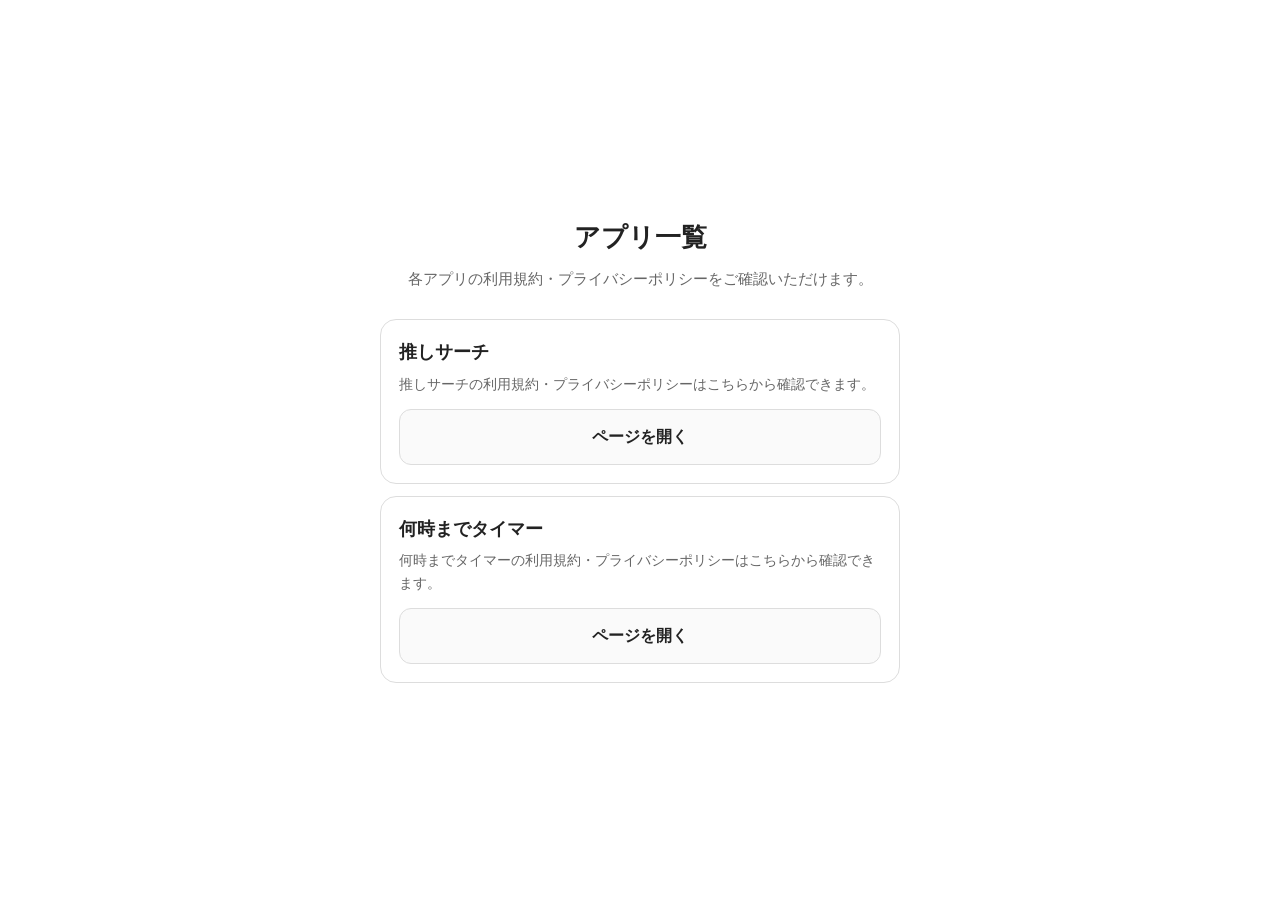
<file: index.html>
<!doctype html>
<html lang="ja">
<head>
  <meta charset="UTF-8" />
  <meta name="viewport" content="width=device-width, initial-scale=1" />
  <title>アプリ一覧</title>
  <meta name="description" content="各アプリのプライバシーポリシー、利用規約、サポート情報を掲載しています。" />
  <link rel="stylesheet" href="./styles/landing.css" />
  <style>
    .container {
      max-width: 520px;
    }

    .app-list {
      display: grid;
      gap: 12px;
    }

    .app-card {
      padding: 18px;
      border: 1px solid #ddd;
      border-radius: 16px;
      background: #fff;
      text-align: left;
    }

    .app-card h2 {
      margin: 0 0 6px;
      font-size: 18px;
      font-weight: 700;
    }

    .app-card p {
      margin: 0 0 14px;
      color: #666;
      font-size: 14px;
    }

    a.button {
      text-align: center;
    }
  </style>
</head>
<body>
  <main>
    <div class="container">
      <h1>アプリ一覧</h1>
      <p class="description">各アプリの利用規約・プライバシーポリシーをご確認いただけます。</p>

      <section class="app-list" aria-label="アプリ一覧">
        <article class="app-card">
          <h2>推しサーチ</h2>
          <p>推しサーチの利用規約・プライバシーポリシーはこちらから確認できます。</p>
          <a class="button" href="./oshi-search/index.html">ページを開く</a>
        </article>

        <article class="app-card">
          <h2>何時までタイマー</h2>
          <p>何時までタイマーの利用規約・プライバシーポリシーはこちらから確認できます。</p>
          <a class="button" href="./nanji-timer/index.html">ページを開く</a>
        </article>
      </section>

    </div>
  </main>
</body>
</html>
</file>
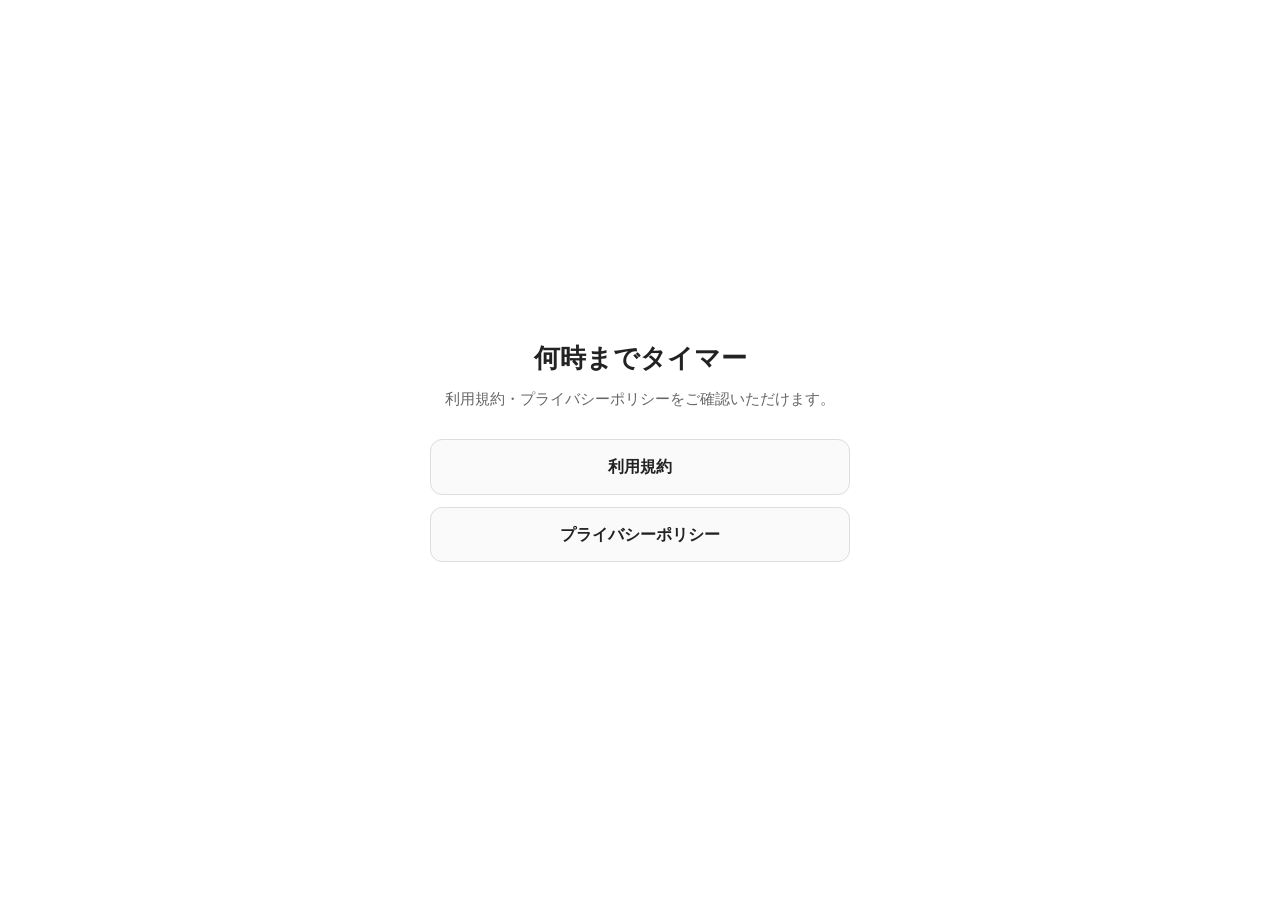
<file: nanji-timer/index.html>
<!doctype html>
<html lang="ja">
<head>
  <meta charset="UTF-8" />
  <meta name="viewport" content="width=device-width, initial-scale=1" />
  <title>利用規約・プライバシーポリシー</title>
  <link rel="stylesheet" href="../styles/landing.css" />
  <style>
    .container {
      max-width: 420px;
    }

    nav {
      display: grid;
      gap: 12px;
    }
  </style>
</head>
<body>
  <main>
    <div class="container">
      <h1>何時までタイマー</h1>
      <p class="description">利用規約・プライバシーポリシーをご確認いただけます。</p>

      <nav aria-label="何時までタイマーの規約ページ">
        <a class="button" href="./terms/index.html">利用規約</a>
        <a class="button" href="./privacy/index.html">プライバシーポリシー</a>
      </nav>
    </div>
  </main>
</body>
</html>
</file>
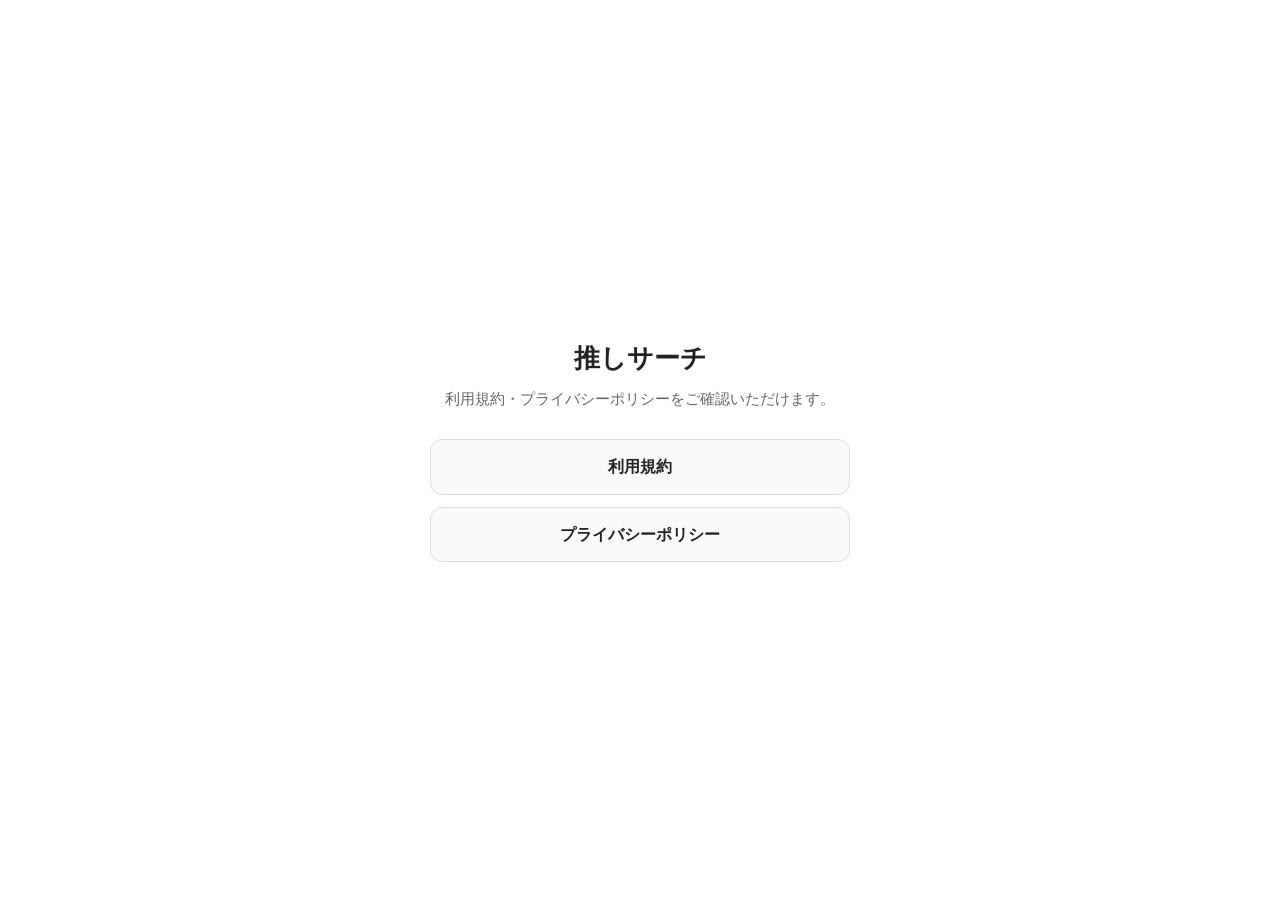
<file: oshi-search/index.html>
<!doctype html>
<html lang="ja">
<head>
  <meta charset="UTF-8" />
  <meta name="viewport" content="width=device-width, initial-scale=1" />
  <title>利用規約・プライバシーポリシー</title>
  <link rel="stylesheet" href="../styles/landing.css" />
  <style>
    .container {
      max-width: 420px;
    }

    nav {
      display: grid;
      gap: 12px;
    }
  </style>
</head>
<body>
  <main>
    <div class="container">
      <h1>推しサーチ</h1>
      <p class="description">利用規約・プライバシーポリシーをご確認いただけます。</p>

      <nav aria-label="推しサーチの規約ページ">
        <a class="button" href="./terms/index.html">利用規約</a>
        <a class="button" href="./privacy/index.html">プライバシーポリシー</a>
      </nav>
    </div>
  </main>
</body>
</html>
</file>
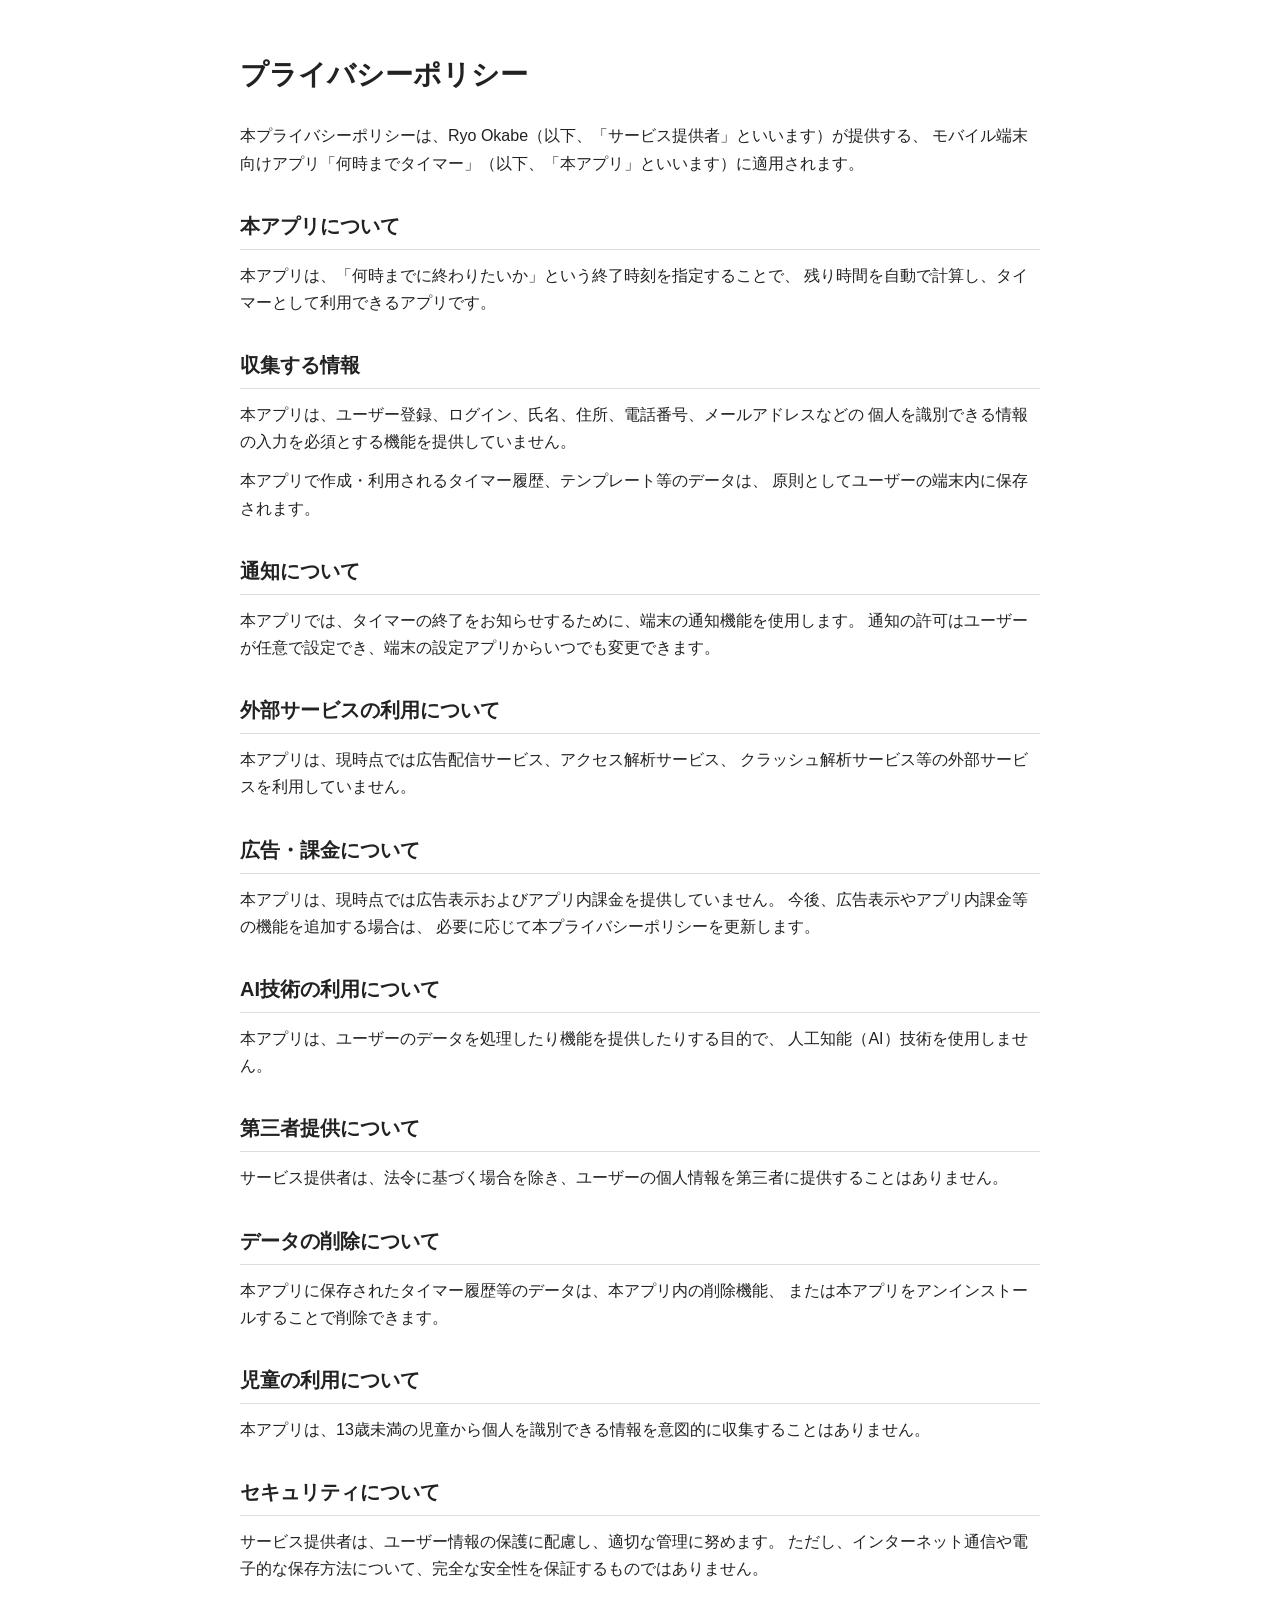
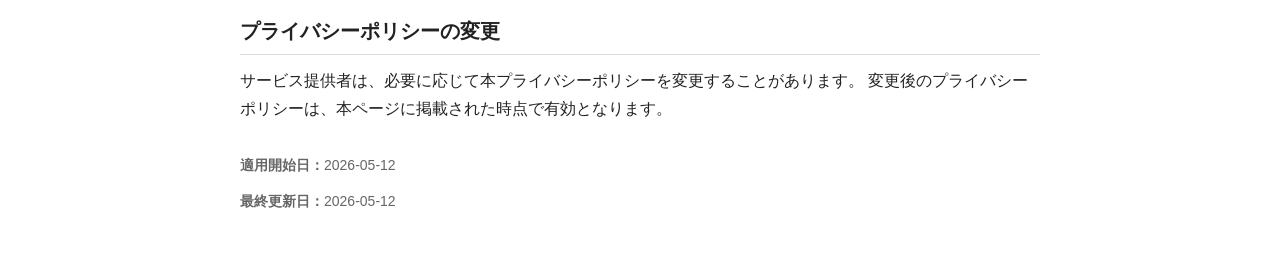
<file: nanji-timer/privacy/index.html>
<!DOCTYPE html>
<html lang="ja">
<head>
  <meta charset="UTF-8">
  <meta name="viewport" content="width=device-width, initial-scale=1.0">
  <title>プライバシーポリシー</title>
  <link rel="stylesheet" href="../../styles/document.css" />
</head>
<body>
  <main>
    <h1>プライバシーポリシー</h1>

    <p>
      本プライバシーポリシーは、Ryo Okabe（以下、「サービス提供者」といいます）が提供する、
      モバイル端末向けアプリ「何時までタイマー」（以下、「本アプリ」といいます）に適用されます。
    </p>

    <h2>本アプリについて</h2>

    <p>
      本アプリは、「何時までに終わりたいか」という終了時刻を指定することで、
      残り時間を自動で計算し、タイマーとして利用できるアプリです。
    </p>

    <h2>収集する情報</h2>

    <p>
      本アプリは、ユーザー登録、ログイン、氏名、住所、電話番号、メールアドレスなどの
      個人を識別できる情報の入力を必須とする機能を提供していません。
    </p>

    <p>
      本アプリで作成・利用されるタイマー履歴、テンプレート等のデータは、
      原則としてユーザーの端末内に保存されます。
    </p>

    <h2>通知について</h2>

    <p>
      本アプリでは、タイマーの終了をお知らせするために、端末の通知機能を使用します。
      通知の許可はユーザーが任意で設定でき、端末の設定アプリからいつでも変更できます。
    </p>

    <h2>外部サービスの利用について</h2>

    <p>
      本アプリは、現時点では広告配信サービス、アクセス解析サービス、
      クラッシュ解析サービス等の外部サービスを利用していません。
    </p>

    <h2>広告・課金について</h2>

    <p>
      本アプリは、現時点では広告表示およびアプリ内課金を提供していません。
      今後、広告表示やアプリ内課金等の機能を追加する場合は、
      必要に応じて本プライバシーポリシーを更新します。
    </p>

    <h2>AI技術の利用について</h2>

    <p>
      本アプリは、ユーザーのデータを処理したり機能を提供したりする目的で、
      人工知能（AI）技術を使用しません。
    </p>

    <h2>第三者提供について</h2>

    <p>
      サービス提供者は、法令に基づく場合を除き、ユーザーの個人情報を第三者に提供することはありません。
    </p>

    <h2>データの削除について</h2>

    <p>
      本アプリに保存されたタイマー履歴等のデータは、本アプリ内の削除機能、
      または本アプリをアンインストールすることで削除できます。
    </p>

    <h2>児童の利用について</h2>

    <p>
      本アプリは、13歳未満の児童から個人を識別できる情報を意図的に収集することはありません。
    </p>

    <h2>セキュリティについて</h2>

    <p>
      サービス提供者は、ユーザー情報の保護に配慮し、適切な管理に努めます。
      ただし、インターネット通信や電子的な保存方法について、完全な安全性を保証するものではありません。
    </p>

    <h2>プライバシーポリシーの変更</h2>

    <p>
      サービス提供者は、必要に応じて本プライバシーポリシーを変更することがあります。
      変更後のプライバシーポリシーは、本ページに掲載された時点で有効となります。
    </p>

    <section class="dates">
      <p>
        <strong>適用開始日：</strong>2026-05-12
      </p>
      <p>
        <strong>最終更新日：</strong>2026-05-12
      </p>
    </section>
  </main>
</body>
</html>
</file>
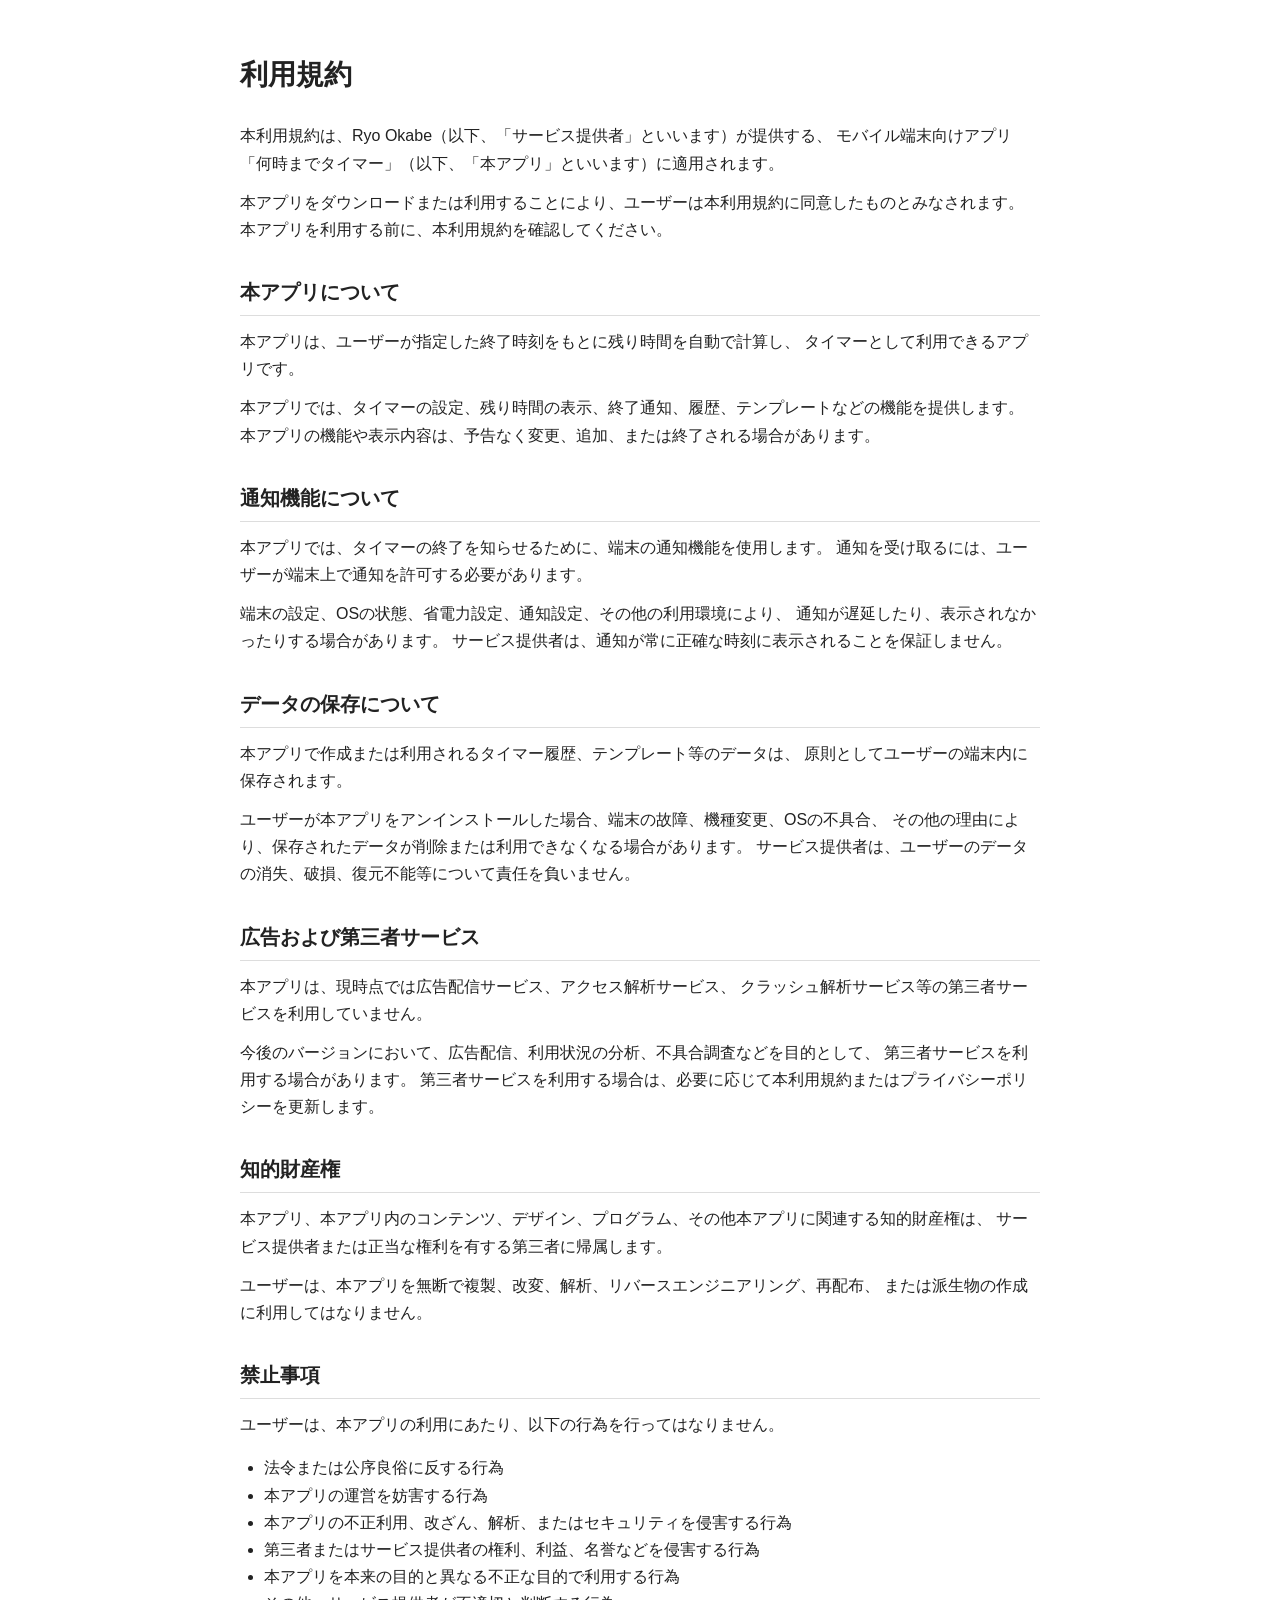
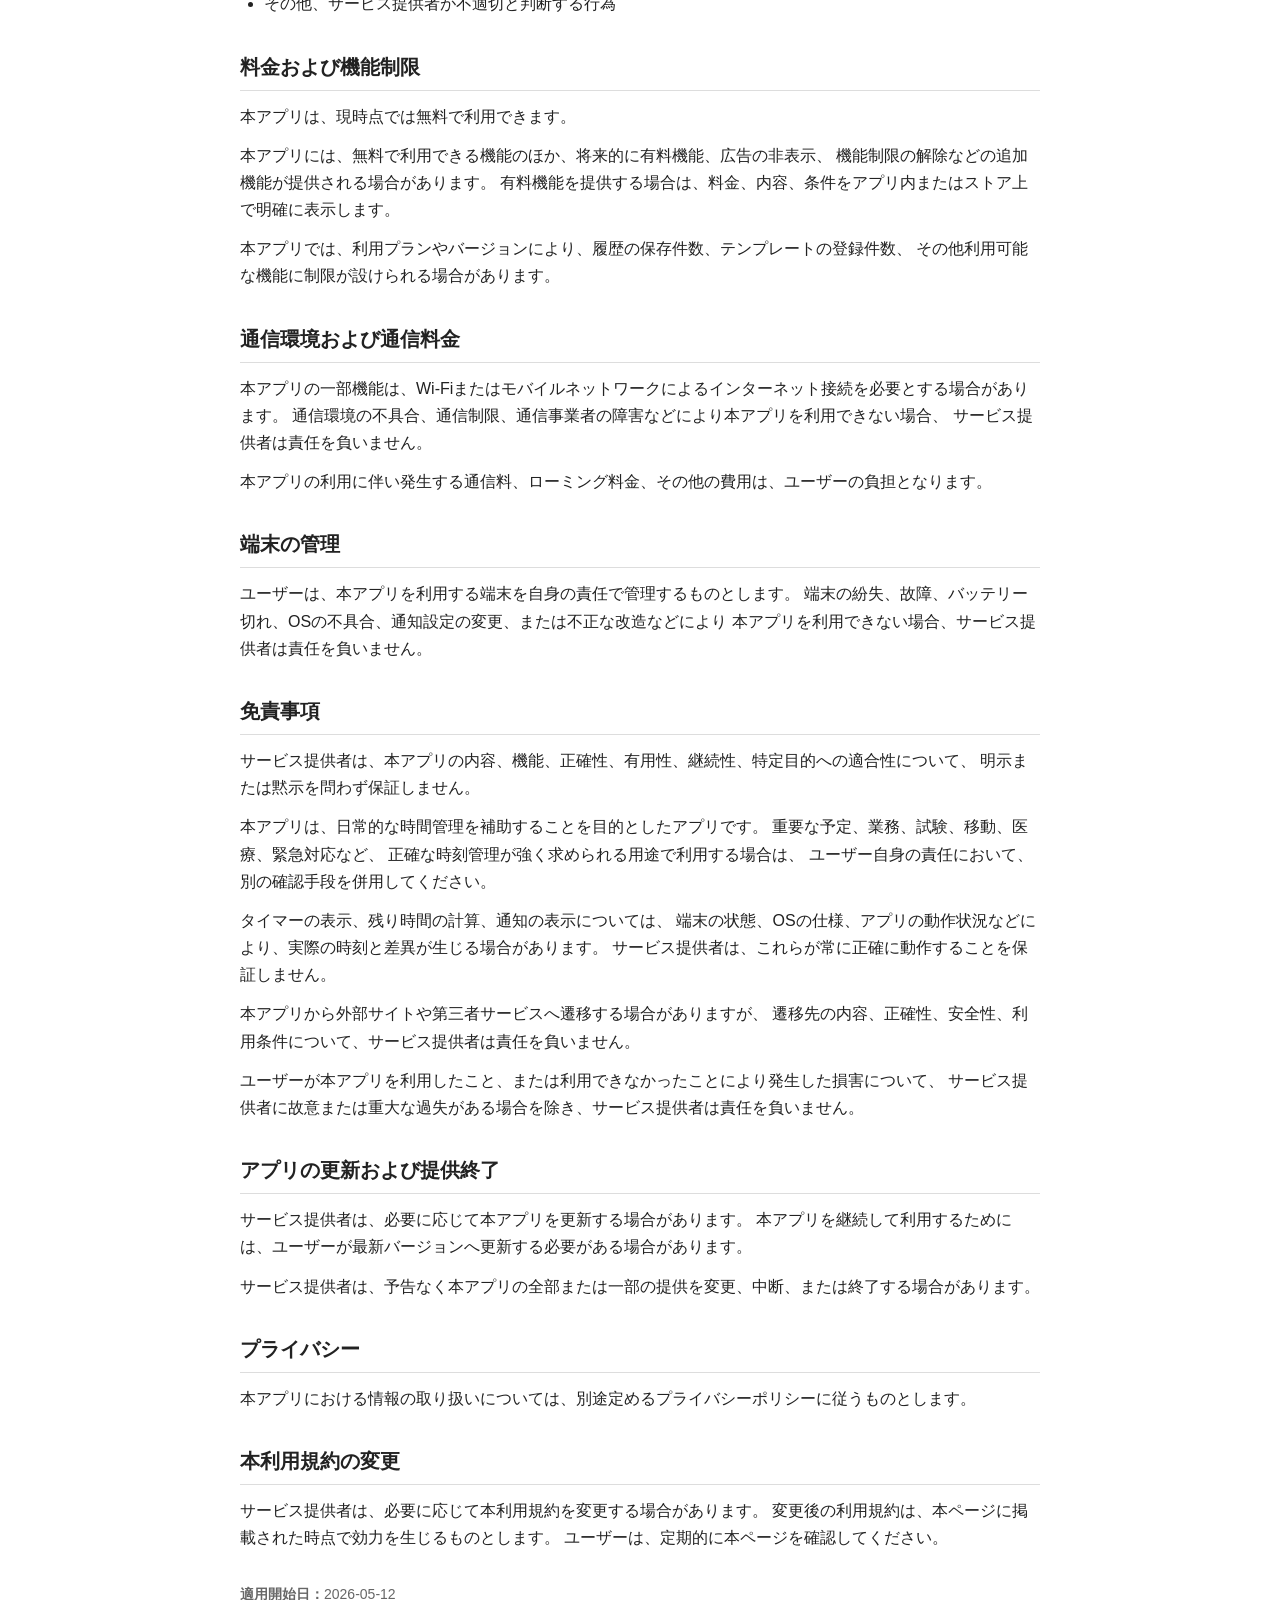
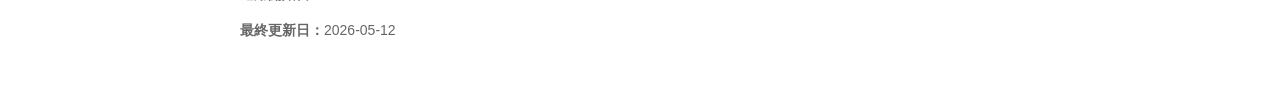
<file: nanji-timer/terms/index.html>
<!DOCTYPE html>
<html lang="ja">
<head>
  <meta charset="UTF-8">
  <meta name="viewport" content="width=device-width, initial-scale=1.0">
  <title>利用規約</title>
  <link rel="stylesheet" href="../../styles/document.css" />
</head>
<body>
  <main>
    <h1>利用規約</h1>

    <p>
      本利用規約は、Ryo Okabe（以下、「サービス提供者」といいます）が提供する、
      モバイル端末向けアプリ「何時までタイマー」（以下、「本アプリ」といいます）に適用されます。
    </p>

    <p>
      本アプリをダウンロードまたは利用することにより、ユーザーは本利用規約に同意したものとみなされます。
      本アプリを利用する前に、本利用規約を確認してください。
    </p>

    <h2>本アプリについて</h2>

    <p>
      本アプリは、ユーザーが指定した終了時刻をもとに残り時間を自動で計算し、
      タイマーとして利用できるアプリです。
    </p>

    <p>
      本アプリでは、タイマーの設定、残り時間の表示、終了通知、履歴、テンプレートなどの機能を提供します。
      本アプリの機能や表示内容は、予告なく変更、追加、または終了される場合があります。
    </p>

    <h2>通知機能について</h2>

    <p>
      本アプリでは、タイマーの終了を知らせるために、端末の通知機能を使用します。
      通知を受け取るには、ユーザーが端末上で通知を許可する必要があります。
    </p>

    <p>
      端末の設定、OSの状態、省電力設定、通知設定、その他の利用環境により、
      通知が遅延したり、表示されなかったりする場合があります。
      サービス提供者は、通知が常に正確な時刻に表示されることを保証しません。
    </p>

    <h2>データの保存について</h2>

    <p>
      本アプリで作成または利用されるタイマー履歴、テンプレート等のデータは、
      原則としてユーザーの端末内に保存されます。
    </p>

    <p>
      ユーザーが本アプリをアンインストールした場合、端末の故障、機種変更、OSの不具合、
      その他の理由により、保存されたデータが削除または利用できなくなる場合があります。
      サービス提供者は、ユーザーのデータの消失、破損、復元不能等について責任を負いません。
    </p>

    <h2>広告および第三者サービス</h2>

    <p>
      本アプリは、現時点では広告配信サービス、アクセス解析サービス、
      クラッシュ解析サービス等の第三者サービスを利用していません。
    </p>

    <p>
      今後のバージョンにおいて、広告配信、利用状況の分析、不具合調査などを目的として、
      第三者サービスを利用する場合があります。
      第三者サービスを利用する場合は、必要に応じて本利用規約またはプライバシーポリシーを更新します。
    </p>

    <h2>知的財産権</h2>

    <p>
      本アプリ、本アプリ内のコンテンツ、デザイン、プログラム、その他本アプリに関連する知的財産権は、
      サービス提供者または正当な権利を有する第三者に帰属します。
    </p>

    <p>
      ユーザーは、本アプリを無断で複製、改変、解析、リバースエンジニアリング、再配布、
      または派生物の作成に利用してはなりません。
    </p>

    <h2>禁止事項</h2>

    <p>
      ユーザーは、本アプリの利用にあたり、以下の行為を行ってはなりません。
    </p>

    <ul>
      <li>法令または公序良俗に反する行為</li>
      <li>本アプリの運営を妨害する行為</li>
      <li>本アプリの不正利用、改ざん、解析、またはセキュリティを侵害する行為</li>
      <li>第三者またはサービス提供者の権利、利益、名誉などを侵害する行為</li>
      <li>本アプリを本来の目的と異なる不正な目的で利用する行為</li>
      <li>その他、サービス提供者が不適切と判断する行為</li>
    </ul>

    <h2>料金および機能制限</h2>

    <p>
      本アプリは、現時点では無料で利用できます。
    </p>

    <p>
      本アプリには、無料で利用できる機能のほか、将来的に有料機能、広告の非表示、
      機能制限の解除などの追加機能が提供される場合があります。
      有料機能を提供する場合は、料金、内容、条件をアプリ内またはストア上で明確に表示します。
    </p>

    <p>
      本アプリでは、利用プランやバージョンにより、履歴の保存件数、テンプレートの登録件数、
      その他利用可能な機能に制限が設けられる場合があります。
    </p>

    <h2>通信環境および通信料金</h2>

    <p>
      本アプリの一部機能は、Wi-Fiまたはモバイルネットワークによるインターネット接続を必要とする場合があります。
      通信環境の不具合、通信制限、通信事業者の障害などにより本アプリを利用できない場合、
      サービス提供者は責任を負いません。
    </p>

    <p>
      本アプリの利用に伴い発生する通信料、ローミング料金、その他の費用は、ユーザーの負担となります。
    </p>

    <h2>端末の管理</h2>

    <p>
      ユーザーは、本アプリを利用する端末を自身の責任で管理するものとします。
      端末の紛失、故障、バッテリー切れ、OSの不具合、通知設定の変更、または不正な改造などにより
      本アプリを利用できない場合、サービス提供者は責任を負いません。
    </p>

    <h2>免責事項</h2>

    <p>
      サービス提供者は、本アプリの内容、機能、正確性、有用性、継続性、特定目的への適合性について、
      明示または黙示を問わず保証しません。
    </p>

    <p>
      本アプリは、日常的な時間管理を補助することを目的としたアプリです。
      重要な予定、業務、試験、移動、医療、緊急対応など、
      正確な時刻管理が強く求められる用途で利用する場合は、
      ユーザー自身の責任において、別の確認手段を併用してください。
    </p>

    <p>
      タイマーの表示、残り時間の計算、通知の表示については、
      端末の状態、OSの仕様、アプリの動作状況などにより、実際の時刻と差異が生じる場合があります。
      サービス提供者は、これらが常に正確に動作することを保証しません。
    </p>

    <p>
      本アプリから外部サイトや第三者サービスへ遷移する場合がありますが、
      遷移先の内容、正確性、安全性、利用条件について、サービス提供者は責任を負いません。
    </p>

    <p>
      ユーザーが本アプリを利用したこと、または利用できなかったことにより発生した損害について、
      サービス提供者に故意または重大な過失がある場合を除き、サービス提供者は責任を負いません。
    </p>

    <h2>アプリの更新および提供終了</h2>

    <p>
      サービス提供者は、必要に応じて本アプリを更新する場合があります。
      本アプリを継続して利用するためには、ユーザーが最新バージョンへ更新する必要がある場合があります。
    </p>

    <p>
      サービス提供者は、予告なく本アプリの全部または一部の提供を変更、中断、または終了する場合があります。
    </p>

    <h2>プライバシー</h2>

    <p>
      本アプリにおける情報の取り扱いについては、別途定めるプライバシーポリシーに従うものとします。
    </p>

    <h2>本利用規約の変更</h2>

    <p>
      サービス提供者は、必要に応じて本利用規約を変更する場合があります。
      変更後の利用規約は、本ページに掲載された時点で効力を生じるものとします。
      ユーザーは、定期的に本ページを確認してください。
    </p>

    <section class="dates">
      <p>
        <strong>適用開始日：</strong>2026-05-12
      </p>
      <p>
        <strong>最終更新日：</strong>2026-05-12
      </p>
    </section>
  </main>
</body>
</html>
</file>
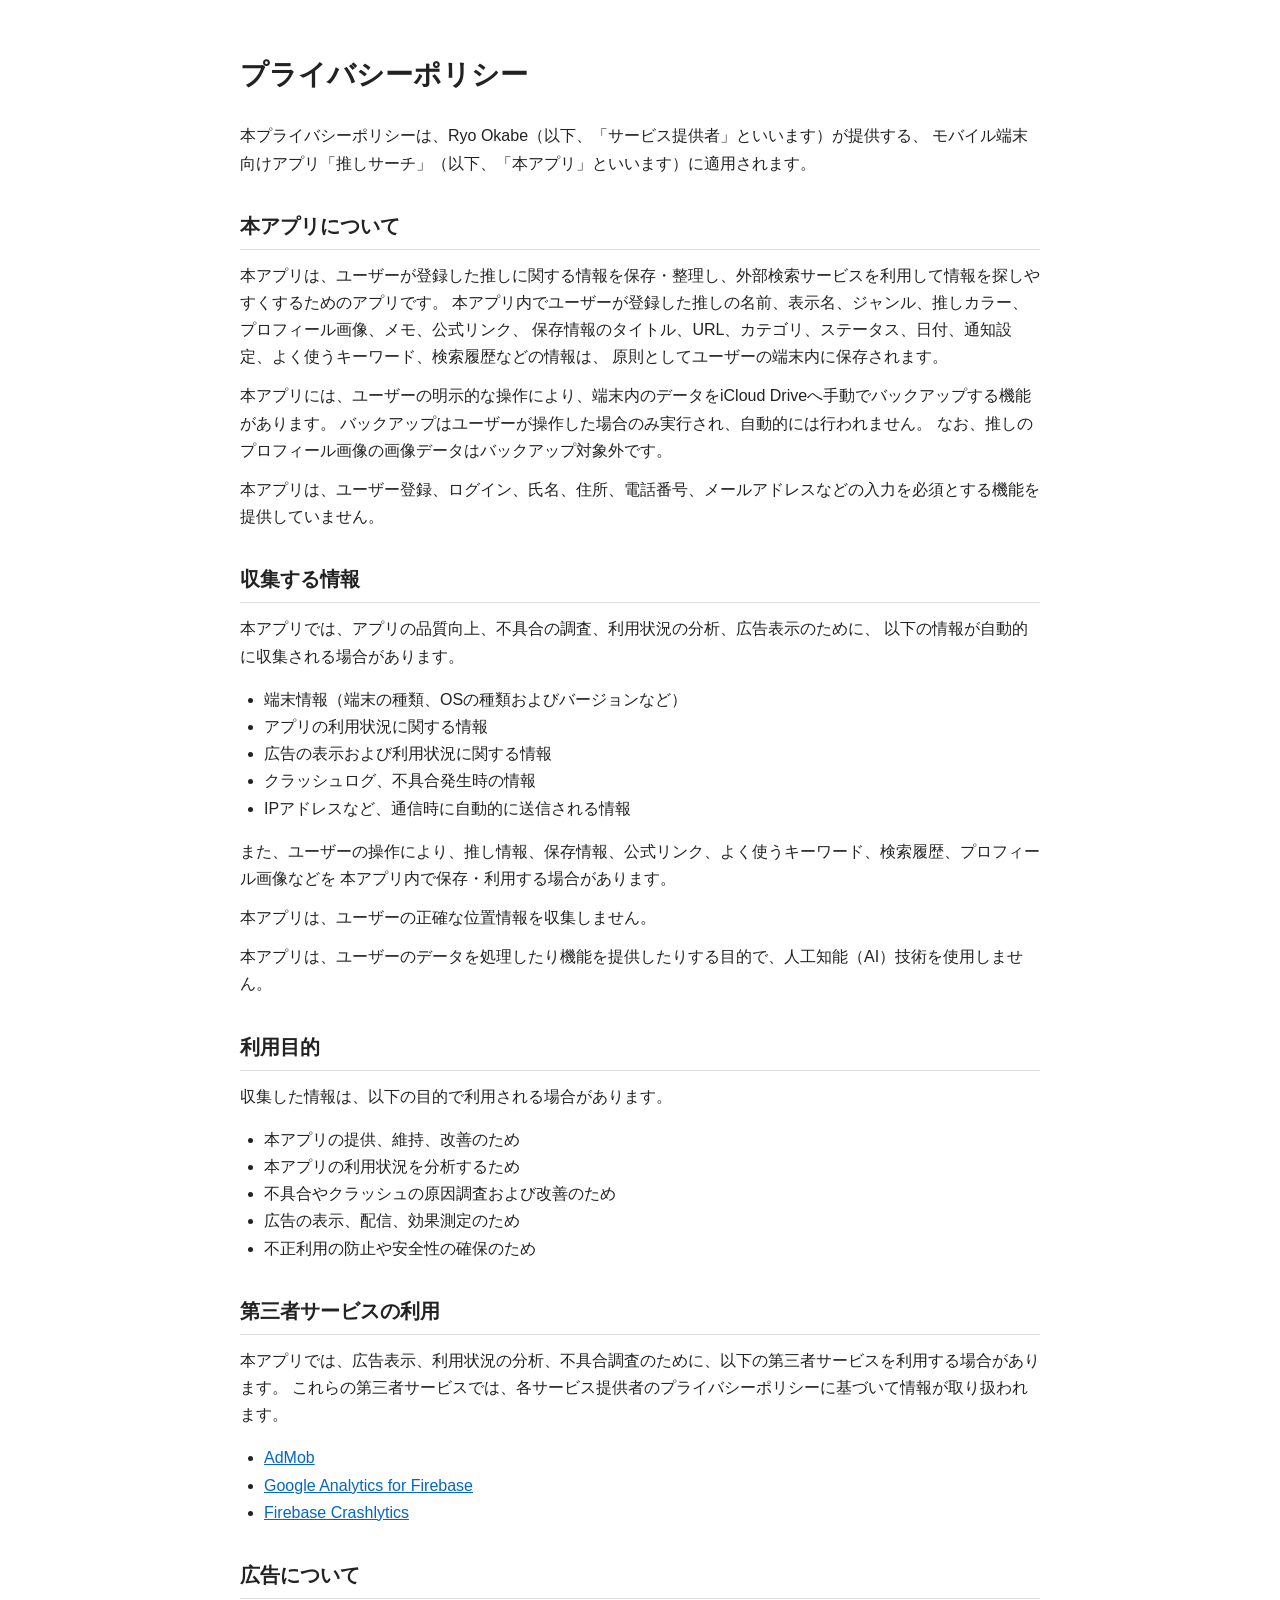
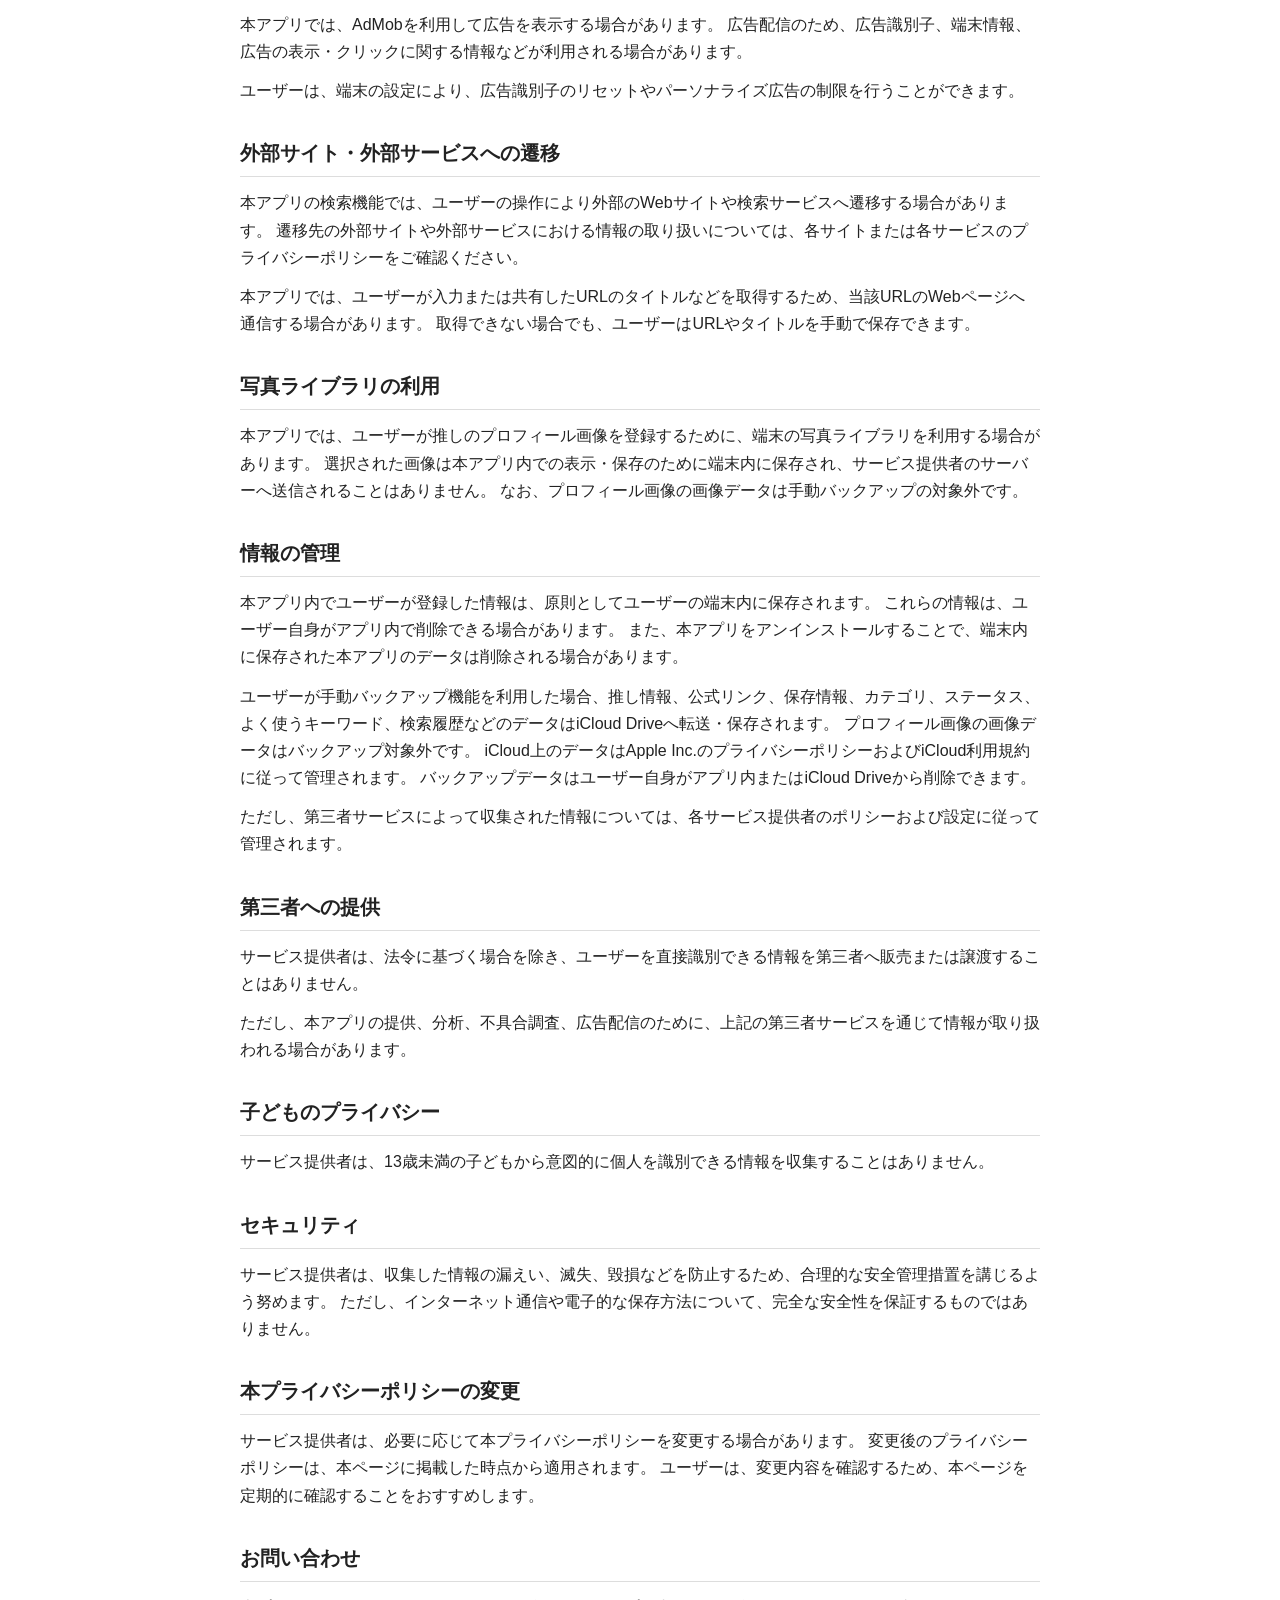
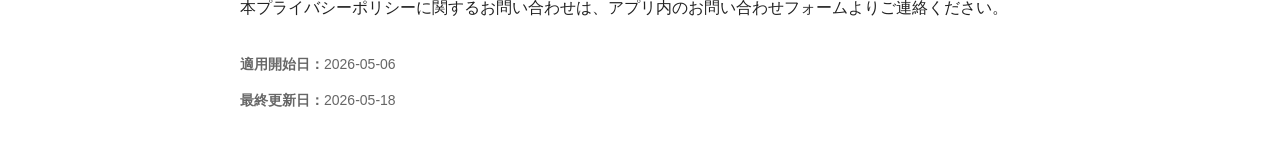
<file: oshi-search/privacy/index.html>
<!DOCTYPE html>
<html lang="ja">
<head>
  <meta charset="UTF-8">
  <meta name="viewport" content="width=device-width, initial-scale=1.0">
  <title>プライバシーポリシー</title>
  <link rel="stylesheet" href="../../styles/document.css" />
</head>
<body>
  <main>
    <h1>プライバシーポリシー</h1>

    <p>
      本プライバシーポリシーは、Ryo Okabe（以下、「サービス提供者」といいます）が提供する、
      モバイル端末向けアプリ「推しサーチ」（以下、「本アプリ」といいます）に適用されます。
    </p>

    <h2>本アプリについて</h2>

    <p>
      本アプリは、ユーザーが登録した推しに関する情報を保存・整理し、外部検索サービスを利用して情報を探しやすくするためのアプリです。
      本アプリ内でユーザーが登録した推しの名前、表示名、ジャンル、推しカラー、プロフィール画像、メモ、公式リンク、
      保存情報のタイトル、URL、カテゴリ、ステータス、日付、通知設定、よく使うキーワード、検索履歴などの情報は、
      原則としてユーザーの端末内に保存されます。
    </p>

    <p>
      本アプリには、ユーザーの明示的な操作により、端末内のデータをiCloud Driveへ手動でバックアップする機能があります。
      バックアップはユーザーが操作した場合のみ実行され、自動的には行われません。
      なお、推しのプロフィール画像の画像データはバックアップ対象外です。
    </p>

    <p>
      本アプリは、ユーザー登録、ログイン、氏名、住所、電話番号、メールアドレスなどの入力を必須とする機能を提供していません。
    </p>

    <h2>収集する情報</h2>

    <p>
      本アプリでは、アプリの品質向上、不具合の調査、利用状況の分析、広告表示のために、
      以下の情報が自動的に収集される場合があります。
    </p>

    <ul>
      <li>端末情報（端末の種類、OSの種類およびバージョンなど）</li>
      <li>アプリの利用状況に関する情報</li>
      <li>広告の表示および利用状況に関する情報</li>
      <li>クラッシュログ、不具合発生時の情報</li>
      <li>IPアドレスなど、通信時に自動的に送信される情報</li>
    </ul>

    <p>
      また、ユーザーの操作により、推し情報、保存情報、公式リンク、よく使うキーワード、検索履歴、プロフィール画像などを
      本アプリ内で保存・利用する場合があります。
    </p>

    <p>
      本アプリは、ユーザーの正確な位置情報を収集しません。
    </p>

    <p>
      本アプリは、ユーザーのデータを処理したり機能を提供したりする目的で、人工知能（AI）技術を使用しません。
    </p>

    <h2>利用目的</h2>

    <p>
      収集した情報は、以下の目的で利用される場合があります。
    </p>

    <ul>
      <li>本アプリの提供、維持、改善のため</li>
      <li>本アプリの利用状況を分析するため</li>
      <li>不具合やクラッシュの原因調査および改善のため</li>
      <li>広告の表示、配信、効果測定のため</li>
      <li>不正利用の防止や安全性の確保のため</li>
    </ul>

    <h2>第三者サービスの利用</h2>

    <p>
      本アプリでは、広告表示、利用状況の分析、不具合調査のために、以下の第三者サービスを利用する場合があります。
      これらの第三者サービスでは、各サービス提供者のプライバシーポリシーに基づいて情報が取り扱われます。
    </p>

    <ul>
      <li><a href="https://support.google.com/admob/answer/6128543?hl=ja" target="_blank" rel="noopener noreferrer">AdMob</a></li>
      <li><a href="https://firebase.google.com/support/privacy?hl=ja" target="_blank" rel="noopener noreferrer">Google Analytics for Firebase</a></li>
      <li><a href="https://firebase.google.com/support/privacy?hl=ja" target="_blank" rel="noopener noreferrer">Firebase Crashlytics</a></li>
    </ul>

    <h2>広告について</h2>

    <p>
      本アプリでは、AdMobを利用して広告を表示する場合があります。
      広告配信のため、広告識別子、端末情報、広告の表示・クリックに関する情報などが利用される場合があります。
    </p>

    <p>
      ユーザーは、端末の設定により、広告識別子のリセットやパーソナライズ広告の制限を行うことができます。
    </p>

    <h2>外部サイト・外部サービスへの遷移</h2>

    <p>
      本アプリの検索機能では、ユーザーの操作により外部のWebサイトや検索サービスへ遷移する場合があります。
      遷移先の外部サイトや外部サービスにおける情報の取り扱いについては、各サイトまたは各サービスのプライバシーポリシーをご確認ください。
    </p>

    <p>
      本アプリでは、ユーザーが入力または共有したURLのタイトルなどを取得するため、当該URLのWebページへ通信する場合があります。
      取得できない場合でも、ユーザーはURLやタイトルを手動で保存できます。
    </p>

    <h2>写真ライブラリの利用</h2>

    <p>
      本アプリでは、ユーザーが推しのプロフィール画像を登録するために、端末の写真ライブラリを利用する場合があります。
      選択された画像は本アプリ内での表示・保存のために端末内に保存され、サービス提供者のサーバーへ送信されることはありません。
      なお、プロフィール画像の画像データは手動バックアップの対象外です。
    </p>

    <h2>情報の管理</h2>

    <p>
      本アプリ内でユーザーが登録した情報は、原則としてユーザーの端末内に保存されます。
      これらの情報は、ユーザー自身がアプリ内で削除できる場合があります。
      また、本アプリをアンインストールすることで、端末内に保存された本アプリのデータは削除される場合があります。
    </p>

    <p>
      ユーザーが手動バックアップ機能を利用した場合、推し情報、公式リンク、保存情報、カテゴリ、ステータス、
      よく使うキーワード、検索履歴などのデータはiCloud Driveへ転送・保存されます。
      プロフィール画像の画像データはバックアップ対象外です。
      iCloud上のデータはApple Inc.のプライバシーポリシーおよびiCloud利用規約に従って管理されます。
      バックアップデータはユーザー自身がアプリ内またはiCloud Driveから削除できます。
    </p>

    <p>
      ただし、第三者サービスによって収集された情報については、各サービス提供者のポリシーおよび設定に従って管理されます。
    </p>

    <h2>第三者への提供</h2>

    <p>
      サービス提供者は、法令に基づく場合を除き、ユーザーを直接識別できる情報を第三者へ販売または譲渡することはありません。
    </p>

    <p>
      ただし、本アプリの提供、分析、不具合調査、広告配信のために、上記の第三者サービスを通じて情報が取り扱われる場合があります。
    </p>

    <h2>子どものプライバシー</h2>

    <p>
      サービス提供者は、13歳未満の子どもから意図的に個人を識別できる情報を収集することはありません。
    </p>

    <h2>セキュリティ</h2>

    <p>
      サービス提供者は、収集した情報の漏えい、滅失、毀損などを防止するため、合理的な安全管理措置を講じるよう努めます。
      ただし、インターネット通信や電子的な保存方法について、完全な安全性を保証するものではありません。
    </p>

    <h2>本プライバシーポリシーの変更</h2>

    <p>
      サービス提供者は、必要に応じて本プライバシーポリシーを変更する場合があります。
      変更後のプライバシーポリシーは、本ページに掲載した時点から適用されます。
      ユーザーは、変更内容を確認するため、本ページを定期的に確認することをおすすめします。
    </p>

    <h2>お問い合わせ</h2>

    <p>
      本プライバシーポリシーに関するお問い合わせは、アプリ内のお問い合わせフォームよりご連絡ください。
    </p>

    <section class="dates">
      <p>
        <strong>適用開始日：</strong>2026-05-06
      </p>
      <p>
        <strong>最終更新日：</strong>2026-05-18
      </p>
    </section>
  </main>
</body>
</html>
</file>
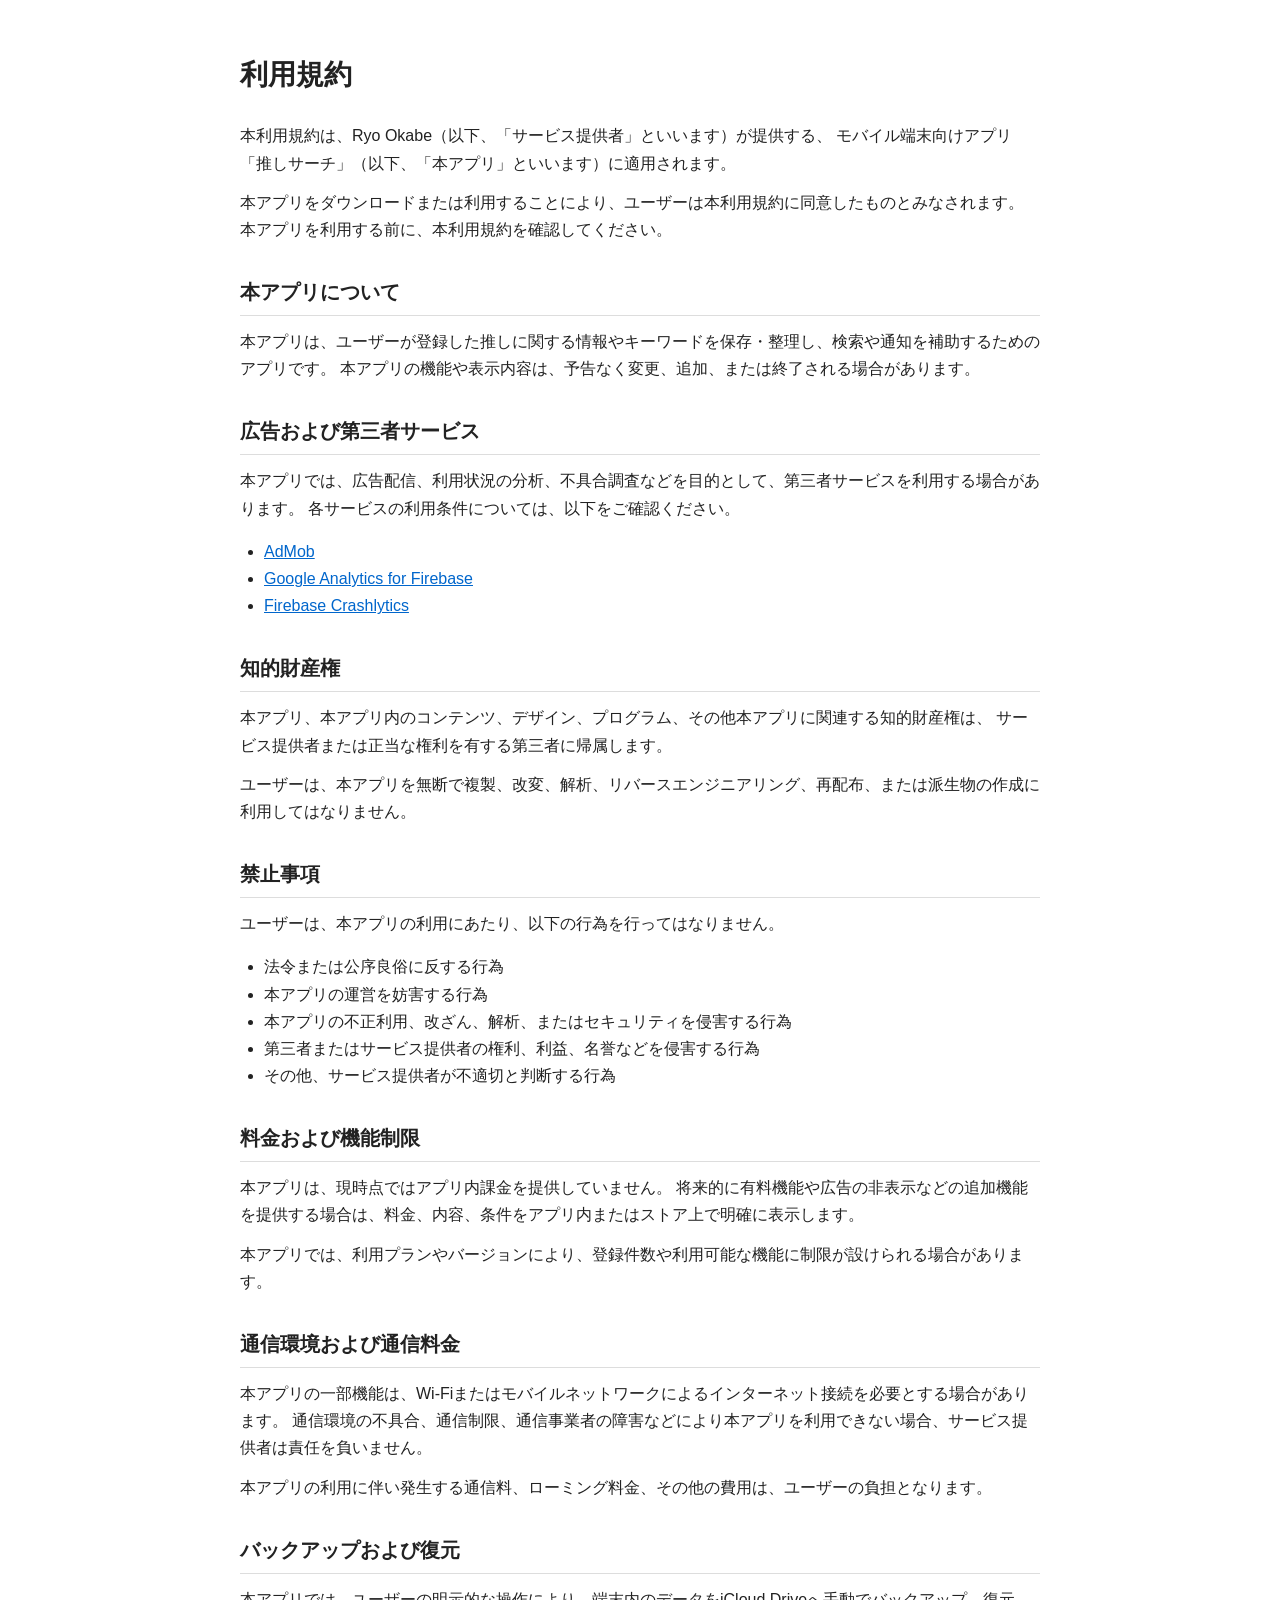
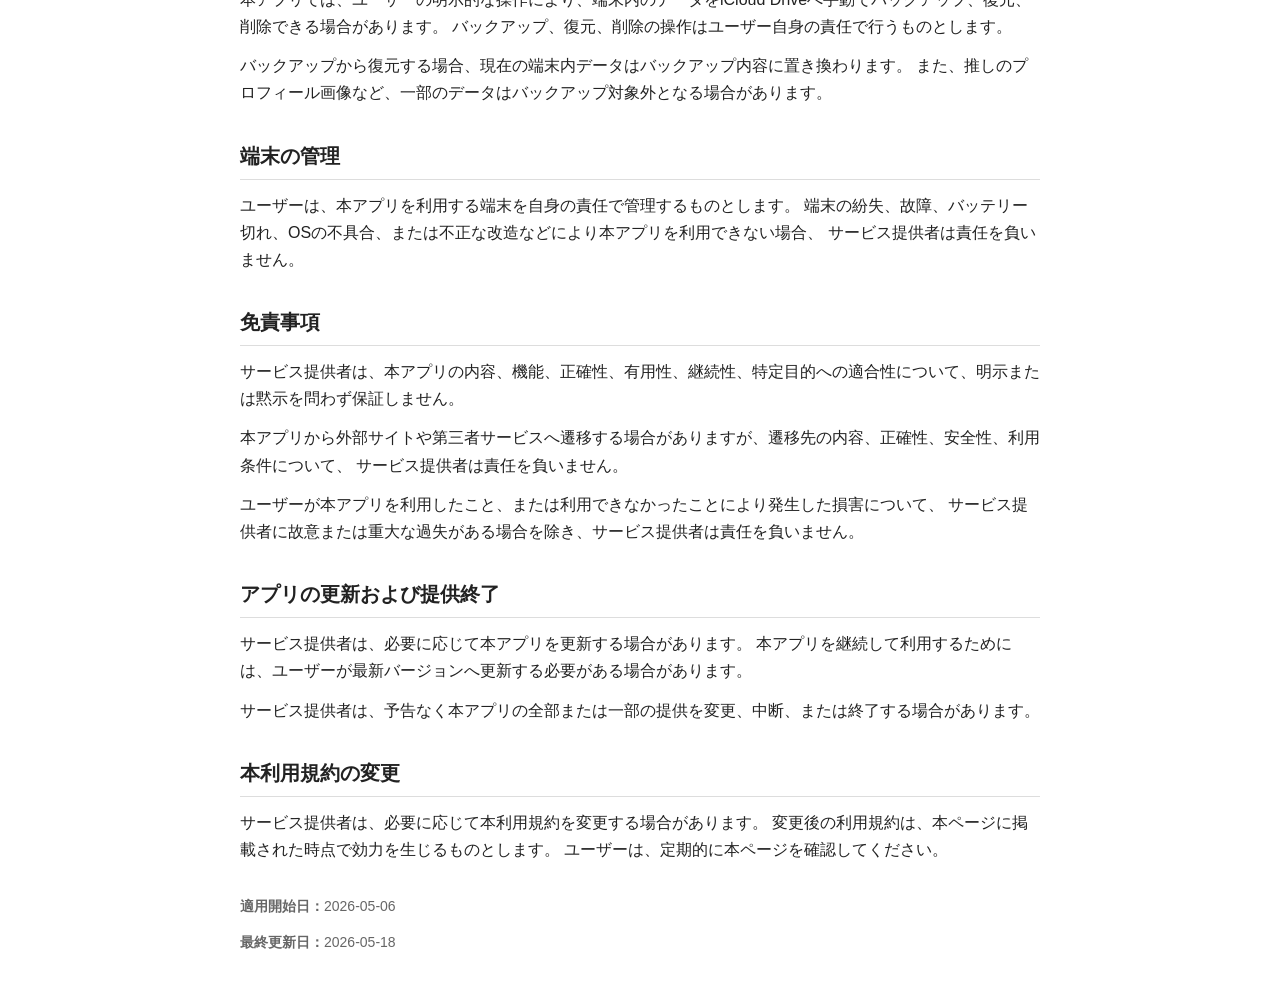
<file: oshi-search/terms/index.html>
<!DOCTYPE html>
<html lang="ja">
<head>
  <meta charset="UTF-8">
  <meta name="viewport" content="width=device-width, initial-scale=1.0">
  <title>利用規約</title>
  <link rel="stylesheet" href="../../styles/document.css" />
</head>
<body>
  <main>
    <h1>利用規約</h1>

    <p>
      本利用規約は、Ryo Okabe（以下、「サービス提供者」といいます）が提供する、
      モバイル端末向けアプリ「推しサーチ」（以下、「本アプリ」といいます）に適用されます。
    </p>

    <p>
      本アプリをダウンロードまたは利用することにより、ユーザーは本利用規約に同意したものとみなされます。
      本アプリを利用する前に、本利用規約を確認してください。
    </p>

    <h2>本アプリについて</h2>

    <p>
      本アプリは、ユーザーが登録した推しに関する情報やキーワードを保存・整理し、検索や通知を補助するためのアプリです。
      本アプリの機能や表示内容は、予告なく変更、追加、または終了される場合があります。
    </p>

    <h2>広告および第三者サービス</h2>

    <p>
      本アプリでは、広告配信、利用状況の分析、不具合調査などを目的として、第三者サービスを利用する場合があります。
      各サービスの利用条件については、以下をご確認ください。
    </p>

    <ul>
      <li><a href="https://developers.google.com/admob/terms" target="_blank" rel="noopener noreferrer">AdMob</a></li>
      <li><a href="https://www.google.com/analytics/terms/" target="_blank" rel="noopener noreferrer">Google Analytics for Firebase</a></li>
      <li><a href="https://firebase.google.com/terms/crashlytics" target="_blank" rel="noopener noreferrer">Firebase Crashlytics</a></li>
    </ul>

    <h2>知的財産権</h2>

    <p>
      本アプリ、本アプリ内のコンテンツ、デザイン、プログラム、その他本アプリに関連する知的財産権は、
      サービス提供者または正当な権利を有する第三者に帰属します。
    </p>

    <p>
      ユーザーは、本アプリを無断で複製、改変、解析、リバースエンジニアリング、再配布、または派生物の作成に利用してはなりません。
    </p>

    <h2>禁止事項</h2>

    <p>
      ユーザーは、本アプリの利用にあたり、以下の行為を行ってはなりません。
    </p>

    <ul>
      <li>法令または公序良俗に反する行為</li>
      <li>本アプリの運営を妨害する行為</li>
      <li>本アプリの不正利用、改ざん、解析、またはセキュリティを侵害する行為</li>
      <li>第三者またはサービス提供者の権利、利益、名誉などを侵害する行為</li>
      <li>その他、サービス提供者が不適切と判断する行為</li>
    </ul>

    <h2>料金および機能制限</h2>

    <p>
      本アプリは、現時点ではアプリ内課金を提供していません。
      将来的に有料機能や広告の非表示などの追加機能を提供する場合は、料金、内容、条件をアプリ内またはストア上で明確に表示します。
    </p>

    <p>
      本アプリでは、利用プランやバージョンにより、登録件数や利用可能な機能に制限が設けられる場合があります。
    </p>

    <h2>通信環境および通信料金</h2>

    <p>
      本アプリの一部機能は、Wi-Fiまたはモバイルネットワークによるインターネット接続を必要とする場合があります。
      通信環境の不具合、通信制限、通信事業者の障害などにより本アプリを利用できない場合、サービス提供者は責任を負いません。
    </p>

    <p>
      本アプリの利用に伴い発生する通信料、ローミング料金、その他の費用は、ユーザーの負担となります。
    </p>

    <h2>バックアップおよび復元</h2>

    <p>
      本アプリでは、ユーザーの明示的な操作により、端末内のデータをiCloud Driveへ手動でバックアップ、復元、削除できる場合があります。
      バックアップ、復元、削除の操作はユーザー自身の責任で行うものとします。
    </p>

    <p>
      バックアップから復元する場合、現在の端末内データはバックアップ内容に置き換わります。
      また、推しのプロフィール画像など、一部のデータはバックアップ対象外となる場合があります。
    </p>

    <h2>端末の管理</h2>

    <p>
      ユーザーは、本アプリを利用する端末を自身の責任で管理するものとします。
      端末の紛失、故障、バッテリー切れ、OSの不具合、または不正な改造などにより本アプリを利用できない場合、
      サービス提供者は責任を負いません。
    </p>

    <h2>免責事項</h2>

    <p>
      サービス提供者は、本アプリの内容、機能、正確性、有用性、継続性、特定目的への適合性について、明示または黙示を問わず保証しません。
    </p>

    <p>
      本アプリから外部サイトや第三者サービスへ遷移する場合がありますが、遷移先の内容、正確性、安全性、利用条件について、
      サービス提供者は責任を負いません。
    </p>

    <p>
      ユーザーが本アプリを利用したこと、または利用できなかったことにより発生した損害について、
      サービス提供者に故意または重大な過失がある場合を除き、サービス提供者は責任を負いません。
    </p>

    <h2>アプリの更新および提供終了</h2>

    <p>
      サービス提供者は、必要に応じて本アプリを更新する場合があります。
      本アプリを継続して利用するためには、ユーザーが最新バージョンへ更新する必要がある場合があります。
    </p>

    <p>
      サービス提供者は、予告なく本アプリの全部または一部の提供を変更、中断、または終了する場合があります。
    </p>

    <h2>本利用規約の変更</h2>

    <p>
      サービス提供者は、必要に応じて本利用規約を変更する場合があります。
      変更後の利用規約は、本ページに掲載された時点で効力を生じるものとします。
      ユーザーは、定期的に本ページを確認してください。
    </p>

    <section class="dates">
      <p>
        <strong>適用開始日：</strong>2026-05-06
      </p>
      <p>
        <strong>最終更新日：</strong>2026-05-18
      </p>
    </section>
  </main>
</body>
</html>
</file>
<file: styles/landing.css>
body {
  margin: 0;
  font-family: -apple-system, BlinkMacSystemFont, "Segoe UI", sans-serif;
  color: #222;
  background: #fff;
  line-height: 1.6;
}

main {
  min-height: 100vh;
  box-sizing: border-box;
  display: flex;
  align-items: center;
  justify-content: center;
  padding: 32px 20px;
}

.container {
  width: 100%;
  text-align: center;
}

h1 {
  margin: 0 0 8px;
  font-size: 26px;
  font-weight: 700;
}

.description {
  margin: 0 0 28px;
  color: #666;
  font-size: 15px;
}

a.button {
  display: block;
  padding: 14px 18px;
  border: 1px solid #ddd;
  border-radius: 12px;
  color: #222;
  background: #fafafa;
  text-decoration: none;
  font-weight: 600;
  transition: background 0.2s ease, border-color 0.2s ease, transform 0.1s ease;
}

a.button:hover {
  background: #f2f2f2;
  border-color: #ccc;
}

a.button:active {
  transform: scale(0.99);
}
</file>
<file: styles/document.css>
body {
  font-family: -apple-system, BlinkMacSystemFont, "Segoe UI", sans-serif;
  line-height: 1.7;
  color: #222;
  background: #fff;
  margin: 0;
  padding: 0;
}

main {
  max-width: 800px;
  margin: 0 auto;
  padding: 32px 20px;
}

h1 {
  font-size: 28px;
  margin-bottom: 24px;
}

h2 {
  font-size: 20px;
  margin-top: 32px;
  margin-bottom: 12px;
  border-bottom: 1px solid #ddd;
  padding-bottom: 6px;
}

p {
  margin: 12px 0;
}

ul {
  padding-left: 24px;
}

a {
  color: #0066cc;
  word-break: break-all;
}

section.dates {
  margin-top: 32px;
  font-size: 14px;
  color: #666;
}
</file>
